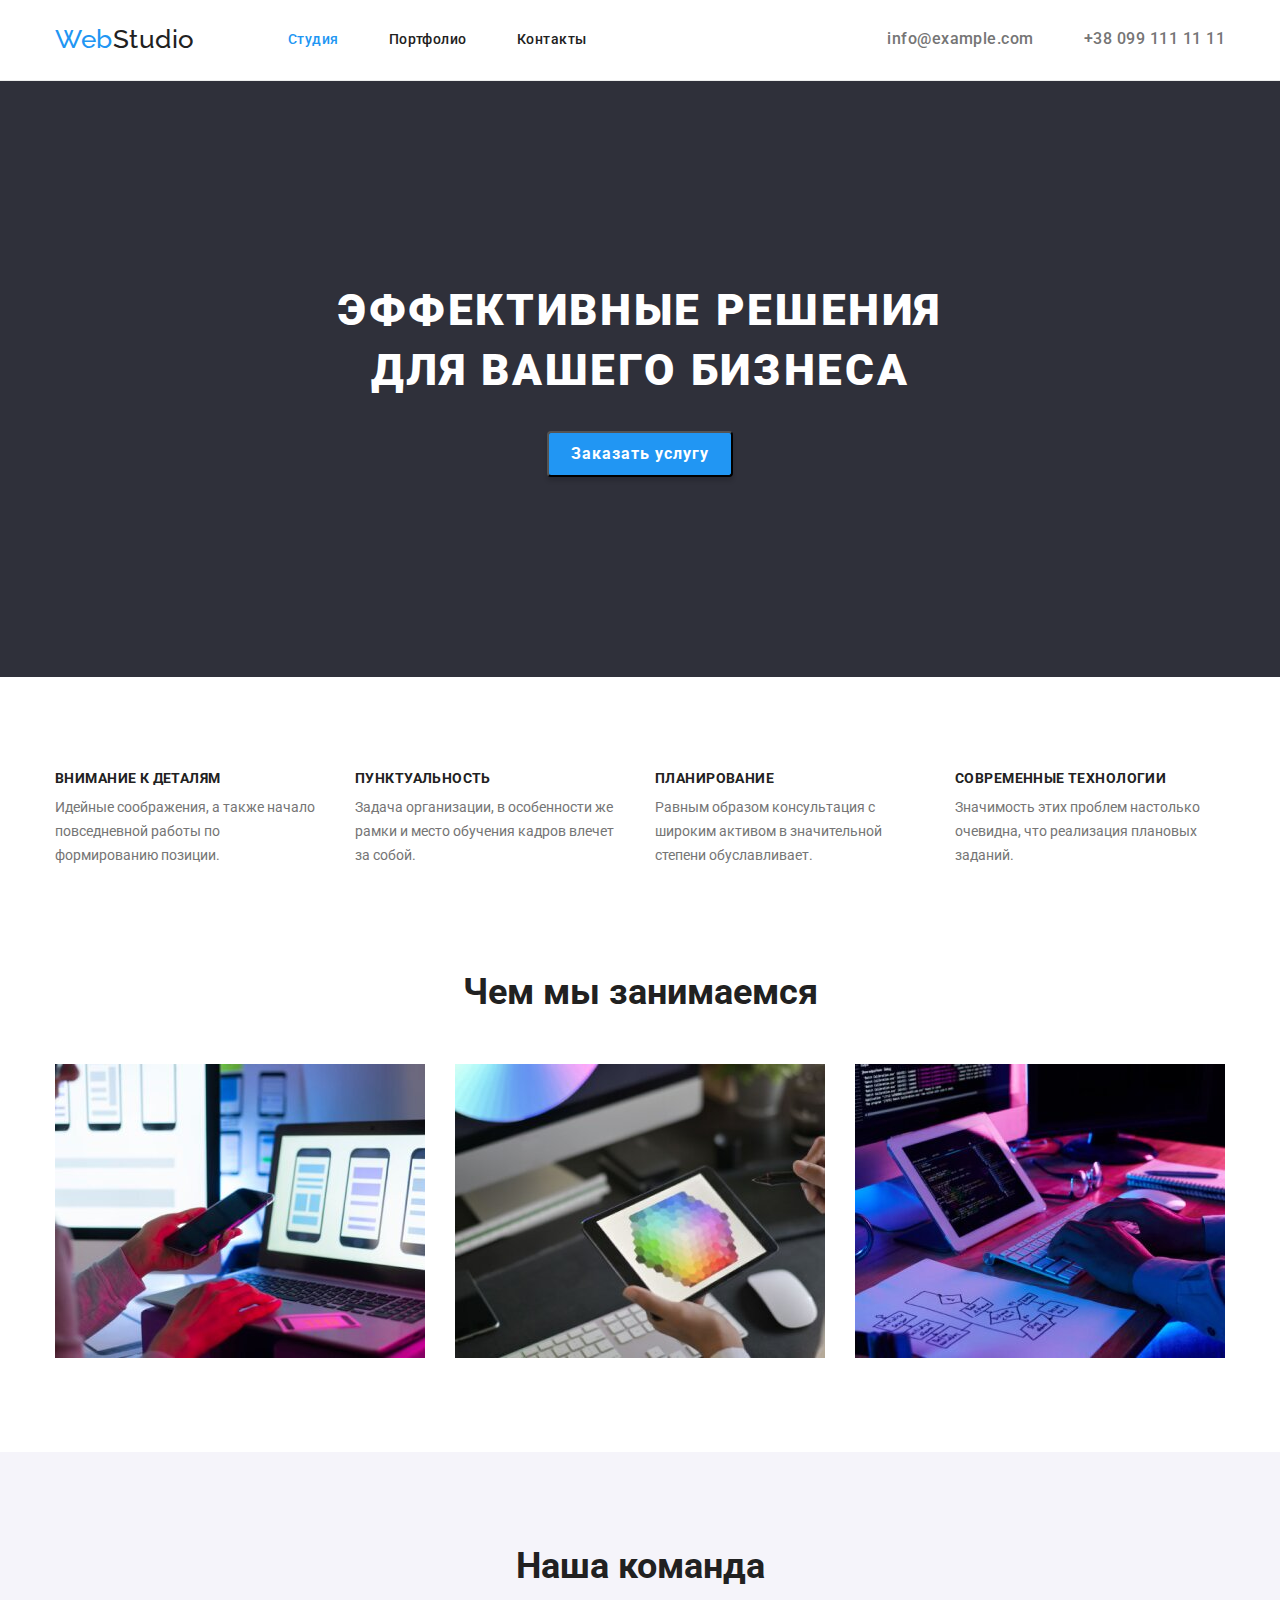
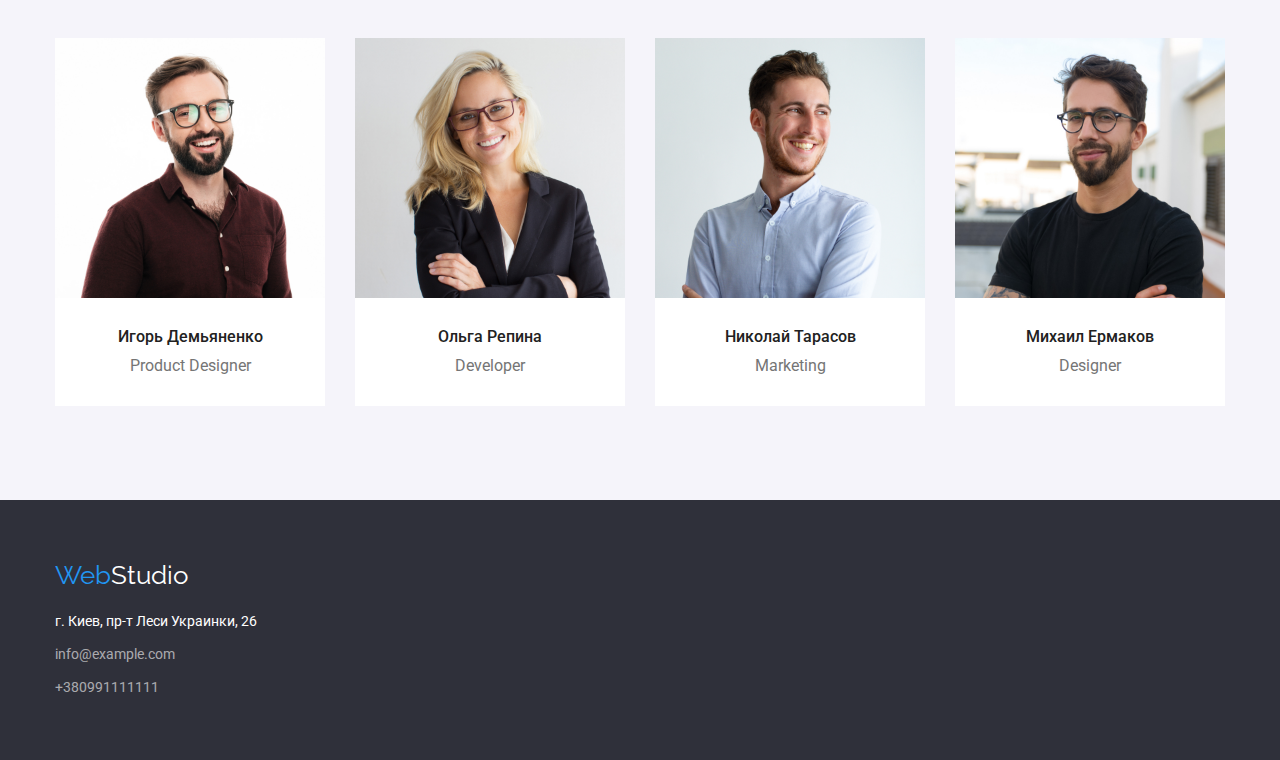
<file: index.html>
<!DOCTYPE html>
<html lang="en">
<head>
    <meta charset="UTF-8" />
    <meta name="WebStudio" />
    <meta content="Помощь в бизнесе" />
    <link rel="stylesheet" href="css/normalize.min.css" />
    <link rel="preconnect" href="https://fonts.gstatic.com">
    <link href="https://fonts.googleapis.com/css2?family=Raleway:wght@700&family=Roboto:wght@400;500;700;900&display=swap" rel="stylesheet"/>
<link rel="stylesheet" href="./css/style.css"/>
</head>
  <body>
    <header class="head">
      <div class="container head-container">
     <a class="logo" href="/"><span class="web-one">Web</span><span class="web-two">Studio</span></a>
      <nav>
        <ul class="site-nav">
          <li class="site-nav-item"><a href="./" class="link activate">Студия</a></li>
          <li class="site-nav-item"><a href="./portfolio.html" class="link">Портфолио</a></li>
          <li class="site-nav-item"><a href="" class="link">Контакты</a></li>
      </ul>
     </nav>
     <ul class="contacts">
      <li class="contact-item"><a class="contacts-link" href="mailto:info@example.com">info@example.com</a></li>
      <li class="contact-item"><a class="contacts-link" href="tel:+380991111111">+38 099 111 11 11</a></li>
    </ul>
  </div>
  </header>
  <main>
    <section class="hero">
      <div class="container hero-elements">
    <h1 class="title">Эффективные решения для вашего бизнеса</h1>
    <button type="button" class="btn">Заказать услугу</button>
  </div>
  </section>
  <!-- Унікальний контент сторінки -->
  <section class="section">
    <div class="container">
<h2 class="visually-hidden"></h2>
<ul class="content-element">
  <li class="text-item"><h3 class="text-elements-title">ВНИМАНИЕ К ДЕТАЛЯМ</h3>
  <p class="text-elements"> Идейные соображения, а также начало повседневной работы по формированию позиции.</p>
  </li>
  <li class="text-item"><h3 class="text-elements-title">ПУНКТУАЛЬНОСТЬ</h3>
    <p class="text-elements">Задача организации, в особенности же рамки и место обучения кадров влечет за собой.</p>
  </li>
  <li class="text-item"><h3 class="text-elements-title">ПЛАНИРОВАНИЕ</h3>
    <p class="text-elements">Равным образом консультация с широким активом в значительной степени обуславливает.</p>
  </li>
  <li class="text-item"><h3 class="text-elements-title">СОВРЕМЕННЫЕ ТЕХНОЛОГИИ</h3>
    <p class="text-elements">Значимость этих проблем настолько очевидна, что реализация плановых заданий.</p>
  </li>
</ul>
</div>
</section>
<section class="foto section">
  <div class="container">
  <h2 class="foto_title">Чем мы занимаемся</h2>
    <ul class="menu-foto">
    <li class="foto-item">
      <img class="foto-picture" src="images/telefon.jpg"
      alt="фото1" width="370" />
    </li>
    <li class="foto-item">
      <img class="foto-picture" src="images/Planshet.jpg"
      alt="фото2" width="370" />
    </li>
    <li class="foto-item">
      <img class="foto-picture" src="images/pechat.jpg"
      alt="фото3" width="370" />
    </li>
  </ul>
</div>
</section>
  <section class="team section">
  <div class="container">
<h2 class="team-title">Наша команда</h2>
  <ul class="team-list">
        <li class="team-items">
        <img class="team-img" src="images/man1.jpg" width="270"/>
        <div class="team-info">
        <h3 class="team-name">Игорь Демьяненко</h3>
          <p class=team-work>Product Designer</p>
        </div>
        </li>
        <li class="team-items">
        <img class="team-img" src="images/woman.jpg"width="270"/>
        <div class="team-info">
        <h3 class="team-name">Ольга Репина</h3>
        <p class=team-work>Developer</p>
        </div>
        </li>
        <li class="team-items">
        <img class="team-img" src="images/man2.jpg" width="270"/>
        <div class="team-info">
        <h3 class="team-name">Николай Тарасов</h3>
        <p class=team-work>Marketing</p>
        </div>
        </li>
        <li class="team-items">
        <img class="team-img" src="images/man3.jpg" width="270"/>
        <div class="team-info">
        <h3 class="team-name">Михаил Ермаков</h3>
        <p class=team-work>Designer</p>
      </div> 
        </li>
      </ul>
  </div>
  </section>
  
</main>
  <!-- Підвал сторінки -->
  <footer class="end">
        <div class="container end-section">
      <a class="logo-end" href="/"><span class="web-one">Web</span><span class="web-end-two">Studio</span></a>
    <address class="addres"> 
    <ul class="end-contakts">
      <li class="end-item"><a href=https://goo.gl/maps/wjhoi7v7686SDkos8 class="map" target="blank" 
        rel="noopener noreferrer">
        г. Киев, пр-т Леси Украинки, 26</a></li>
      <li class="end-item"><a href="mailto:info@example.com" class="end-contacts">info@example.com</a></li>
      <li class="end-item"><a href="tel:+38 099 111 11 11" class="end-contacts">+380991111111</a></li>
    </ul> 
    </address>
  </div>
  </footer>
  </body>
</file>
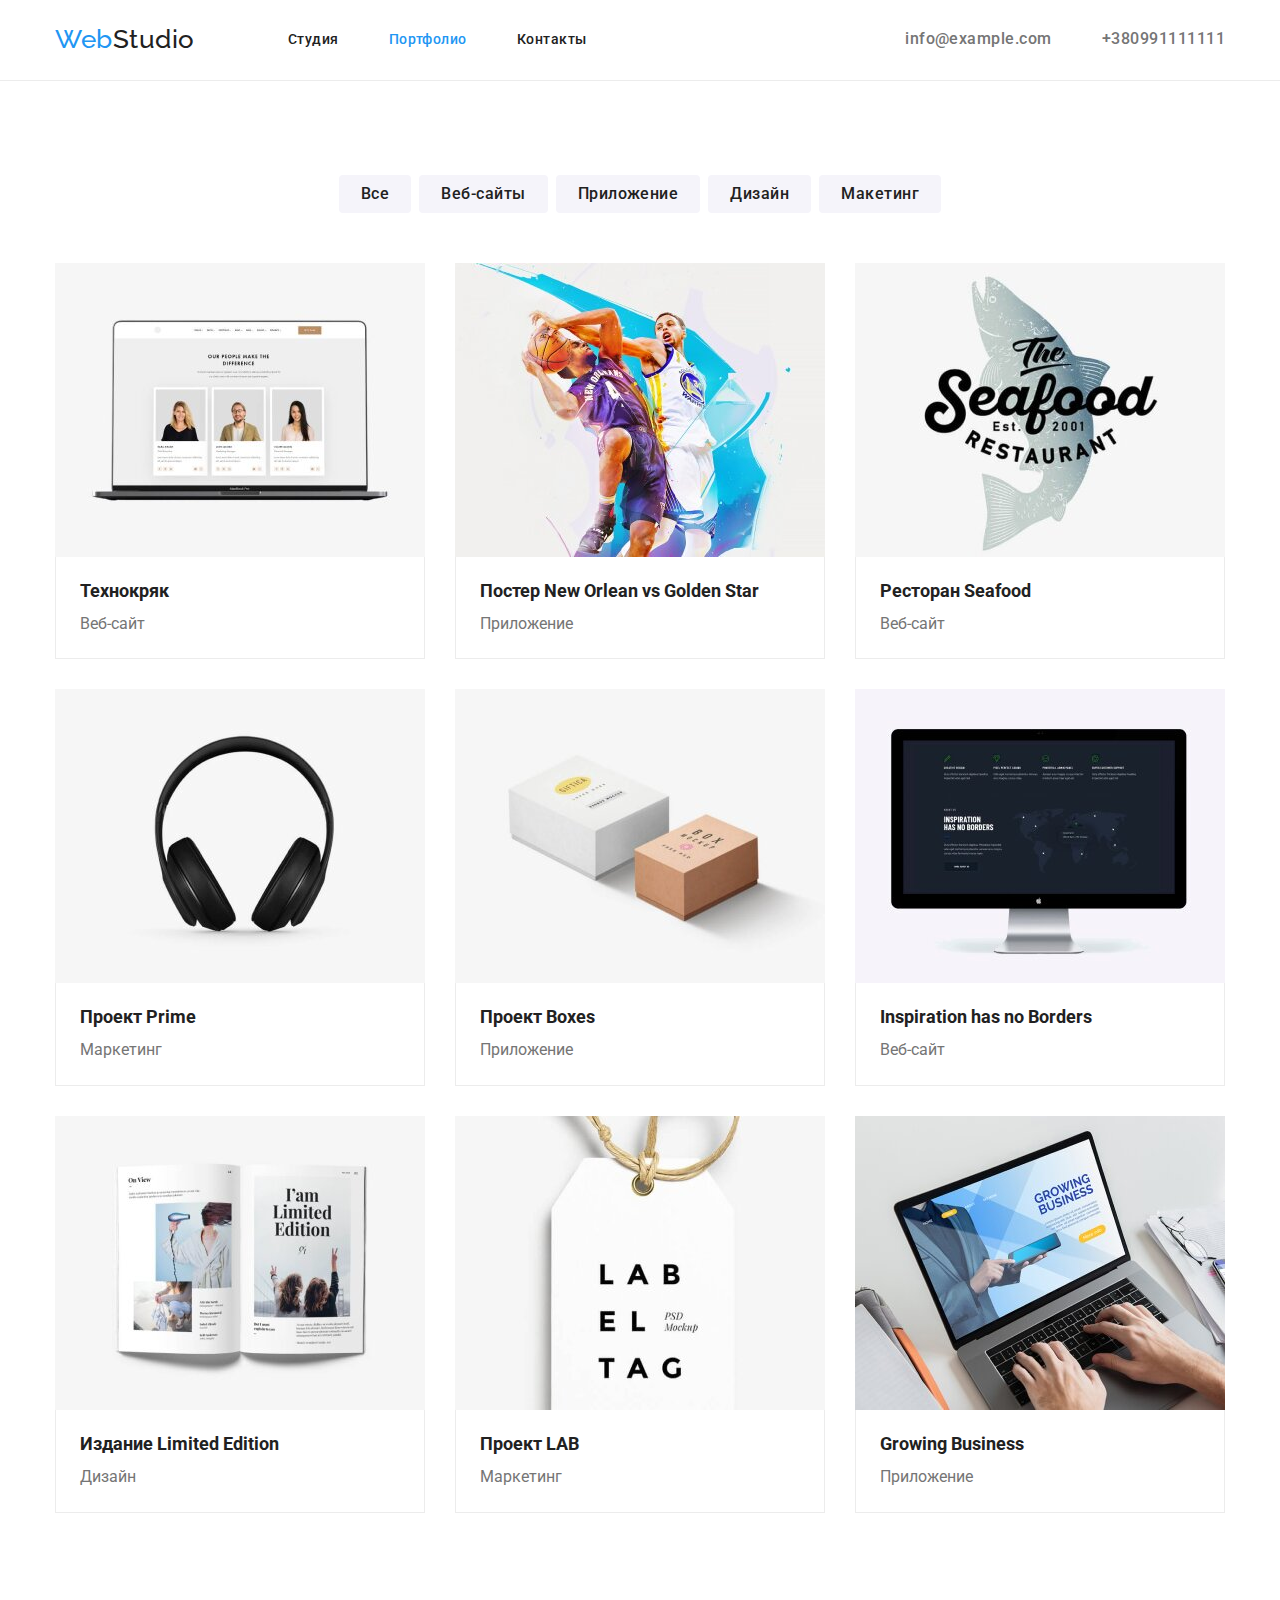
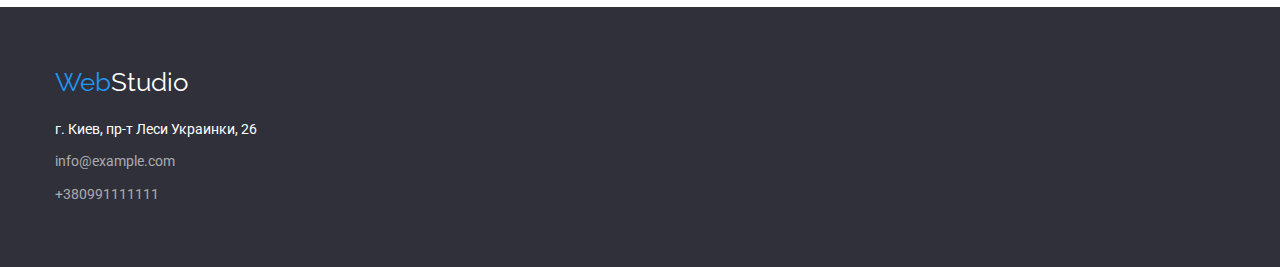
<file: portfolio.html>
<!DOCTYPE html>
<html lang="en">
<head>
    <meta charset="UTF-8" />
    <meta name="WebStudio" />
    <meta content="Портфолио WebStudio" />
    <preconnect" href="https://fonts.gstatic.com"/>
    <link rel="stylesheet" href="css/normalize.min.css" />
    <link href="https://fonts.googleapis.com/css2?family=Raleway:wght@700&family=Roboto:wght@400;500;700;900&display=swap" rel="stylesheet">
  <link rel="stylesheet" href="./css/style.css"/>
</head>
  <body>
    <header class="head">
      <div class="container head-container">
        <a class="logo" href="/"><span class="web-one">Web</span><span class="web-two">Studio</span></a>
        <nav>
      <ul class="site-nav">
         <li class="site-nav-item"><a href="index.html" class="link">Студия</a></li>
         <li class="site-nav-item"><a href="portfolio.html" class="link activate">Портфолио</a></li>
         <li class="site-nav-item"><a href="" class="link">Контакты</a></li>
      </ul>
    </nav>
     <ul class="contacts">
      <li class="contact-item"><a class="contacts-link" href="mailto:info@example.com">info@example.com</a></li>
      <li class="contact-item"><a class="contacts-link" href="tel:+380991111111">+380991111111</a></li>
    </ul>
  </div>
  </header>
  <main class="container-portfolio">
    <section class="section">
      <div class="container">
        <h1 class="visually-hidden"></h1>
          <ul class="button-portfolio">
              <li class="btnp-item"><button class="btnp" type="button">Все</button></li>
              <li class="btnp-item"><button class="btnp" type="button">Веб-сайты</button></li>
              <li class="btnp-item"><button class="btnp" type="button">Приложение</button></li>
              <li class="btnp-item"><button class="btnp" type="button">Дизайн</button></li>
              <li class="btnp-item"><button class="btnp" type="button">Макетинг</button></li>
          </ul>
      <ul class="product-elements">
          <li class="prod-item">
          <img class="product-img" src="images/tehno.jpg" width="370"/>
          <div class="prod-text">
          <h2 class="product-name">Технокряк</h2>
            <p class="product-tape"> Веб-сайт</p>
          </div>
          </li>
          <li class="prod-item">
          <img class="product-img"  src="images/poster.jpg" width="370"/>
          <div class="prod-text">
          <h2 class="product-name">Постер New Orlean vs Golden Star</h2>
            <p class="product-tape">Приложение</p>
          </div>
          </li>
          <li class="prod-item">
          <img class="product-img"  src="images/restoran.jpg" width="370"/>
          <div class="prod-text">
            <h2 class="product-name">Ресторан Seafood</h2>
            <p class="product-tape">Веб-сайт</p>
          </div>
          </li>
          <li class="prod-item">
          <img class="product-img"  src="images/prime.jpg" width="370"/>
          <div class="prod-text">
            <h2 class="product-name">Проект Prime</h2>
            <p class="product-tape">Маркетинг</p>
          </div>
          </li>
          <li class="prod-item">
          <img class="product-img" src="images/boxes.jpg" width="370"/>
          <div class="prod-text">
          <h2 class="product-name">Проект Boxes</h2>
            <p class="product-tape">Приложение</p>
          </div>
          </li>
          <li class="prod-item">
          <img class="product-img" src="images/bordes.jpg" width="370"/>
          <div class="prod-text">
          <h2 class="product-name">Inspiration has no Borders</h2>
            <p class="product-tape">Веб-сайт</p>
          </div>
          </li>
          <li class="prod-item">
          <img class="product-img" src="images/presa.jpg" width="370"/>
          <div class="prod-text">
          <h2 class="product-name">Издание Limited Edition</h2>
            <p class="product-tape">Дизайн</p>
          </div>
          </li>
          <li class="prod-item">
          <img class="product-img" src="images/lab.jpg" width="370"/>
          <div class="prod-text">
          <h2 class="product-name">Проект LAB</h2>
            <p class="product-tape">Маркетинг</p>
          </div>
          </li>
          <li class="prod-item">
          <img class="product-img" src="images/growing.jpg" width="370"/>
          <div class="prod-text">
          <h2 class="product-name">Growing Business</h2>
          <p class="product-tape">Приложение</p>
        </div>
        </li>
        </ul>
        </div>
    </section>
</main>
  <footer class="end">
        <div class="container">
  <a class="logo-end" href="/"><span class="web-one">Web</span><span class="web-end-two">Studio</span></a>
    <address class="addres">
    <ul class="end-contakts">
      <li class="end-item"><a href=https://goo.gl/maps/wjhoi7v7686SDkos8 class="map" target="blank" 
        rel="noopener noreferrer">
        г. Киев, пр-т Леси Украинки, 26</a></li>
      <li class="end-item"><a href="mailto:info@example.com" class="end-contacts">info@example.com</a></li>
      <li class="end-item"><a href="tel:+38 099 111 11 11" class="end-contacts">+380991111111</a></li>
    </ul> 
    </address>
  </div>
  </footer>
 </body>
</file>
<file: css/style.css>
:root {
  --body-color: #212121;
  --bgr-color: #2f303a;
  --white-color: #ececec;
  --blue-color: #2196f3;
  --max-white-color: #ffffff;
  --gray-color: #757575;
  --two-white-color: #f5f4fa;
  --card-set-gep: 30px;
}

body {
  font-family: Roboto, sans-serif;
  color: var(--body-color);
}
ul {
  list-style: none;
  margin: 0;
  padding: 0;
}
p {
  list-style: none;
  margin: 0;
  padding: 0;
}
img {
  display: block;
  max-width: 100%;
  height: auto;
}
h1 {
  margin: 0;
}
h2 {
  margin: 0;
}
h3 {
  margin: 0;
}
.head {
  background: var(--max-white-color);
  border-bottom: 1px solid #ececec;
  font-weight: 500;
  letter-spacing: 0.03em;
}

.container {
  width: 1200px;
  padding: 0 15px;
  margin: 0 auto;
}

*,
*::before,
*::after {
  box-sizing: border-box;
}
.link {
  font-size: 14px;
  color: var(--body-color);
  line-height: 1.14;
}
.link:hover {
  font-weight: 500;
  color: var(--blue-color);
  line-height: 1.14;
}
.link:focus {
  font-weight: 500;
  color: var(--blue-color);
  line-height: 1.14;
}

.activate {
  color: var(--blue-color);
}

.logo {
  font-family: Raleway;
  color: var(--body-color);
  font-size: 26px;
  line-height: 1.19;
  margin-right: 93px;
  letter-spacing: 0.02em;
}

.web-end-two,
.map,
.end-contacts,
.logo,
.logo-end,
.site-nav-lis,
.contacts-link,
.web-one,
.link,
.web-two,
.end {
  text-decoration: none;
}

.web-one {
  color: var(--blue-color);
}

.head-container {
  display: flex;
  align-items: center;
  padding-top: 24px;
  padding-bottom: 25px;
}

.link-current {
  color: var(--blue-color);
}

.contacts-link {
  color: var(--gray-color);
  line-height: 1.14;
}
.contacts-link:focus {
  color: var(--blue-color);
  line-height: 1.14;
}
.contacts-link:hover {
  color: var(--blue-color);
  line-height: 1.14;
}

.site-nav {
  list-style-type: none;
  display: flex;
  flex-direction: row;
}
.site-nav-item:not(:last-child) {
  margin-right: 50px;
}

.title {
  width: 696px;
  font-weight: 900;
  font-size: 44px;
  line-height: 1.36;
  margin-left: auto;
  margin-right: auto;
  text-align: center;
  letter-spacing: 0.06em;
  text-transform: uppercase;
  color: var(--max-white-color);
  text-decoration: none;
  margin-bottom: 30px;
}

.hero {
  background-color: var(--bgr-color);
  padding-top: 200px;
  padding-bottom: 200px;
  display: flex;
  flex-direction: column;
  justify-content: center;
}
.hero-elements {
  text-align: center;
}

.btn {
  background-color: var(--blue-color);
  color: var(--max-white-color);
  padding: 6px 22px;
  margin-left: auto;
  margin-right: auto;
  cursor: pointer;
  line-height: 1.87;
  box-shadow: 0px 4px 4px rgba(0, 0, 0, 0.15);
  border-radius: 4px;
  letter-spacing: 0.06em;
  font-weight: 700;
}
.btn:hover {
  background-color: var(--blue-color);
  color: var(--max-white-color);
  padding: 6px 22px;
  margin-left: auto;
  margin-right: auto;
}
.btn:focus {
  background-color: var(--blue-color);
  color: var(--max-white-color);
  padding: 6px 22px;
  margin-left: auto;
  margin-right: auto;
}
.visually-hidden {
  position: absolute;
  clip: rect(0 0 0 0);
  width: 1px;
  height: 1px;
  margin: -1px;
}

.contacts {
  display: flex;
  margin-left: auto;
}
.contact-item:not(:last-child) {
  margin-right: 50px;
}

.section {
  padding-top: 94px;
  padding-bottom: 94px;
}

.menu-text {
  display: flex;
  list-style-type: none;
  align-items: flex-start;
  margin-top: 0px;
}

.text-item {
  width: 270px;
}
.text-item:not(:last-child) {
  margin-right: 30px;
}
.content-element {
  display: flex;
}

.text-elements {
  color: var(--gray-color);
  font-size: 14px;
  margin-bottom: 10px;
  line-height: 1.71;
  text-decoration: none;
  list-style-type: none;
}
.foto-picture {
}
.text-elements-title {
  color: var(--body-color);
  text-decoration: none;
  margin-bottom: 10px;
  letter-spacing: 0.03em;
  text-transform: uppercase;
  font-weight: 700;
  font-size: 14px;
  line-height: 1.14;
}
.foto {
  padding-top: 0px;
}
.foto-elements {
  display: flex;
  flex-direction: column;
}
.foto-item:not(:last-child) {
  margin-right: 30px;
}
.foto_title {
  width: 380;
  text-align: center;
  font-style: 700;
  color: var(--body-color);
  font-size: 36px;
  line-height: 1.16;
  margin: 0px 0px 50px 0px;
}

.site-nav {
  font-style: 500;
  font-weight: 500;
  color: var(--body-color);
}

.team {
  background: var(--two-white-color);
}
.team-list {
  display: flex;
}
.team-items {
  background-color: var(--max-white-color);
}
.team-items:not(:last-child) {
  margin-right: 30px;
}
.team-info {
  text-align: center;
  padding-bottom: 30px;
  padding-top: 30px;
}
.team-title {
  font-style: 700;
  color: var(--body-color);
  font-size: 36px;
  line-height: 1.16;
  margin: 0px 0px 50px 0px;
  text-align: center;
}

.foto-elements {
  display: flex;
  flex-direction: column;
}

.foto_title {
  color: var(--body-color);
}

.menu-foto {
  display: flex;
}

.team-name {
  font-weight: 500;
  color: var(--body-color);
  font-size: 16px;
  line-height: 1.18;
  margin-top: 0px;
  margin-bottom: 10px;
}
.team-work {
  color: var(--gray-color);
  font-size: 16px;
  line-height: 1.18;
  margin-top: 0px;
  margin-bottom: 0px;
}

.end {
  background: var(--bgr-color);
  padding-top: 60px;
  padding-bottom: 60px;
}
.addres {
  font-style: normal;
  margin-top: 20px;
}
.logo-end {
  font-family: Raleway, sans-serif;
  font-size: 26px;
  line-height: 1.19;
  text-decoration: none;
}
.web-end-two {
  color: var(--max-white-color);
}

.end-contakts {
  font-weight: 400;
  background-color: var(--bgr-color);
  font-size: 14px;
  line-height: 1.71;
  font-style: normal;
}
.map {
  color: var(--max-white-color);
}
.end-contacts {
  font-family: Roboto;
  width: 231px;
  color: rgba(255, 255, 255, 0.6);
}
.end-item:not(:last-child) {
  margin-bottom: 9px;
}
.end-contacts:hover {
}
.end-contacts:focus {
}
.button_one {
  font-weight: 500;
  font-size: 16px;
  line-height: 2.6;
  background-color: var(--blue-color);
  color: var(--max-white-color);
}
.product {
  padding-top: 100px;
  padding-bottom: 94px;
}
.product-elements {
  display: flex;
  flex-wrap: wrap;
  margin-left: -30px;
  margin-top: -30px;
}
.product-name {
  font-family: Roboto;
  color: var(--body-color);
  font-size: 18px;
  line-height: 2;
  margin-top: 0px;
  margin-bottom: 0px;
  font-weight: 700;
  color: var(--body-color);
  font-size: 18px;
  line-height: 1.6;
  margin-bottom: 4px;
}
.product-tape {
  font-family: Roboto;
  color: var(--gray-color);
  font-size: 16px;
  line-height: 1.8;
}

.button-portfolio {
  display: flex;
  justify-content: center;
  margin-bottom: 50px;
}

.btnp-item:not(:last-child) {
  margin-right: 8px;
}
.product {
}

.prod-text {
  padding: 20px 24px;
  border-right: 1px solid var(--white-color);
  border-bottom: 1px solid var(--white-color);
  border-left: 1px solid var(--white-color);
}
.prod-item {
  flex-basis: calc(100% / 3 - var(--card-set-gep));
  margin-top: var(--card-set-gep);
  margin-left: var(--card-set-gep);
}

.btnp {
  cursor: pointer;
  border: transparent;
  padding: 6px 22px;
  text-align: center;
  letter-spacing: 0.03em;
  display: flex;
  font-weight: 500;
  font-size: 16px;
  line-height: 1.62;
  background: var(--two-white-color);
  color: var(--body-color);
  display: flex;
  justify-content: center;
  cursor: pointer;
  border-radius: 4px;
}

.btnp:focus {
  flex-direction: row;
  font-size: 16px;
  font-weight: 500;
  line-height: 1.62;
  background: var(--blue-color);
  color: var(--max-white-color);
  border-radius: 4px;
  box-shadow: 0px 3px 1px rgba(0, 0, 0, 0.1), 0px 1px 2px rgba(0, 0, 0, 0.08),
    0px 2px 2px rgba(0, 0, 0, 0.12);
}
.btnp:hover {
  flex-direction: row;
  font-weight: 500;
  font-size: 16px;
  line-height: 1.62;
  background: var(--blue-color);
  color: var(--max-white-color);
  box-shadow: 0px 3px 1px rgba(0, 0, 0, 0.1), 0px 1px 2px rgba(0, 0, 0, 0.08),
    0px 2px 2px rgba(0, 0, 0, 0.12);
  border-radius: 4px;
}
.btnp-item {
  list-style-type: none;
}
.btnp-item:focus {
  list-style-type: none;
}
</file>
